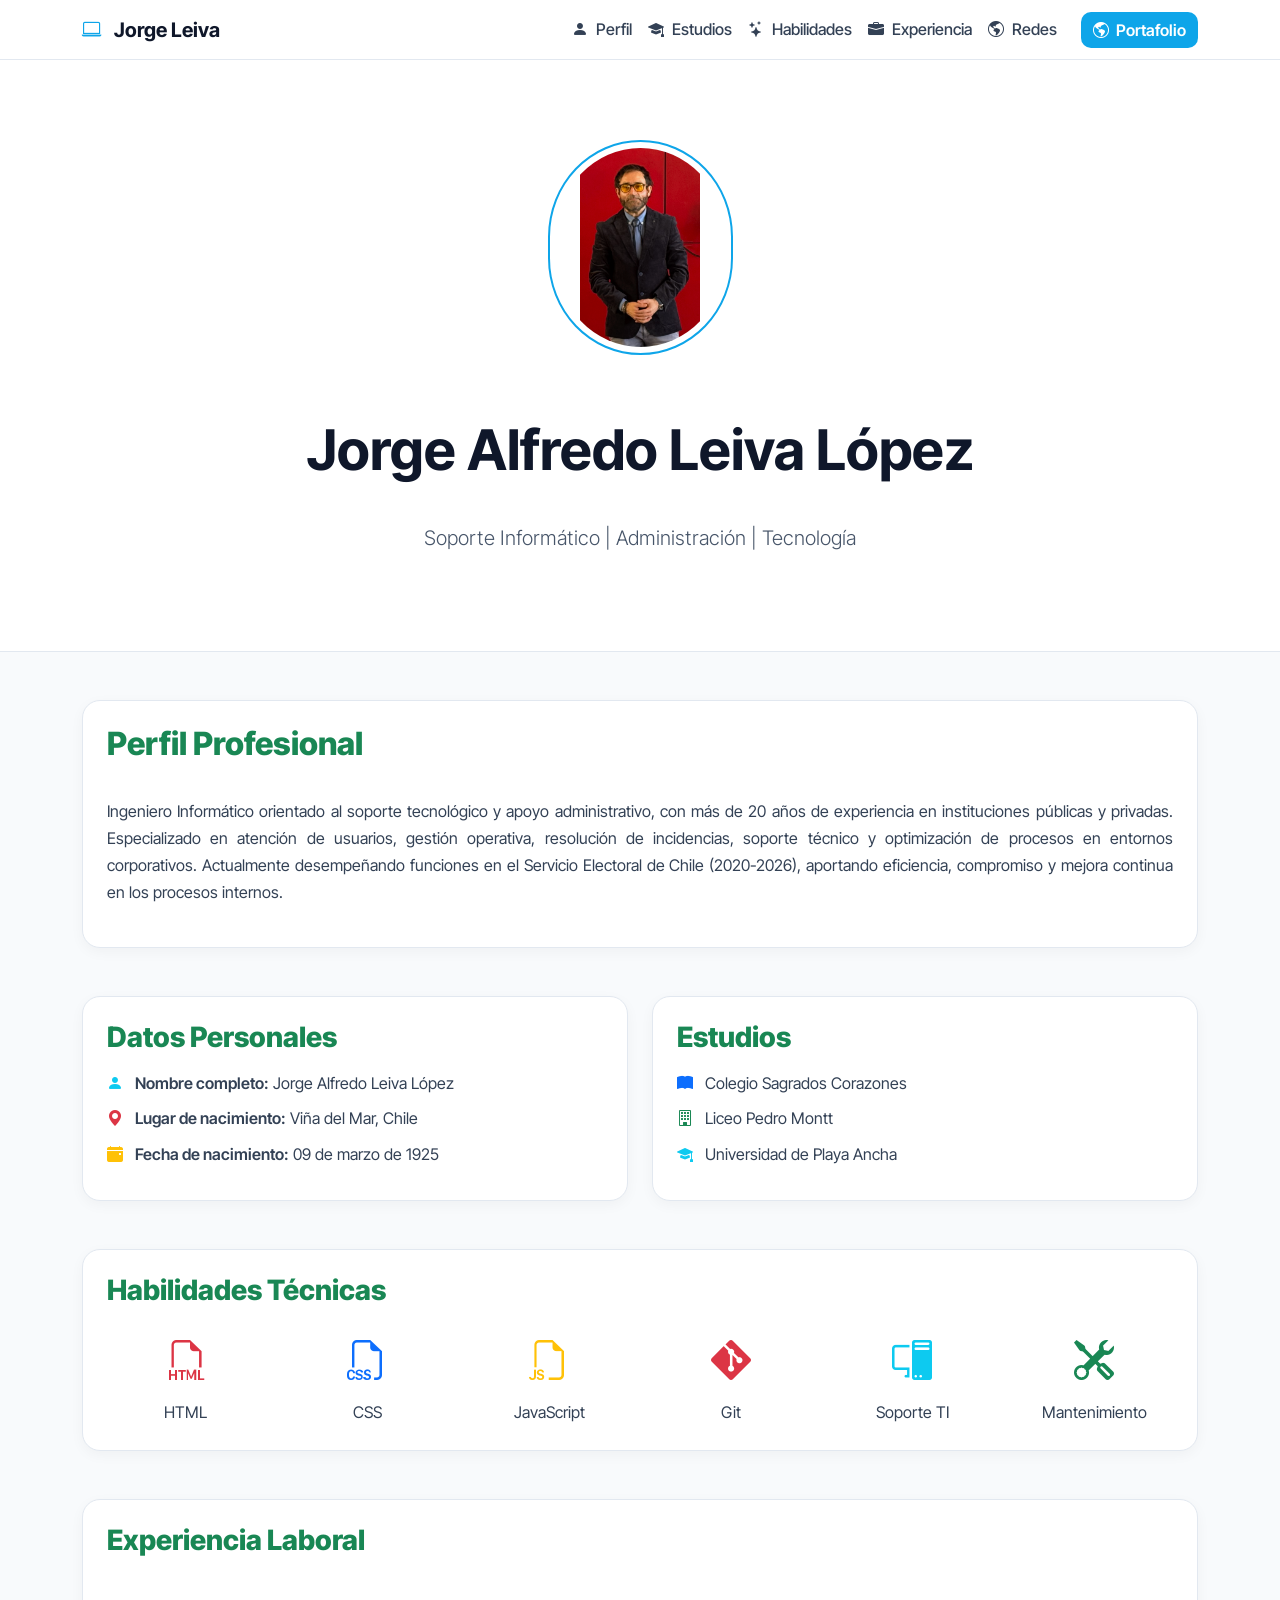
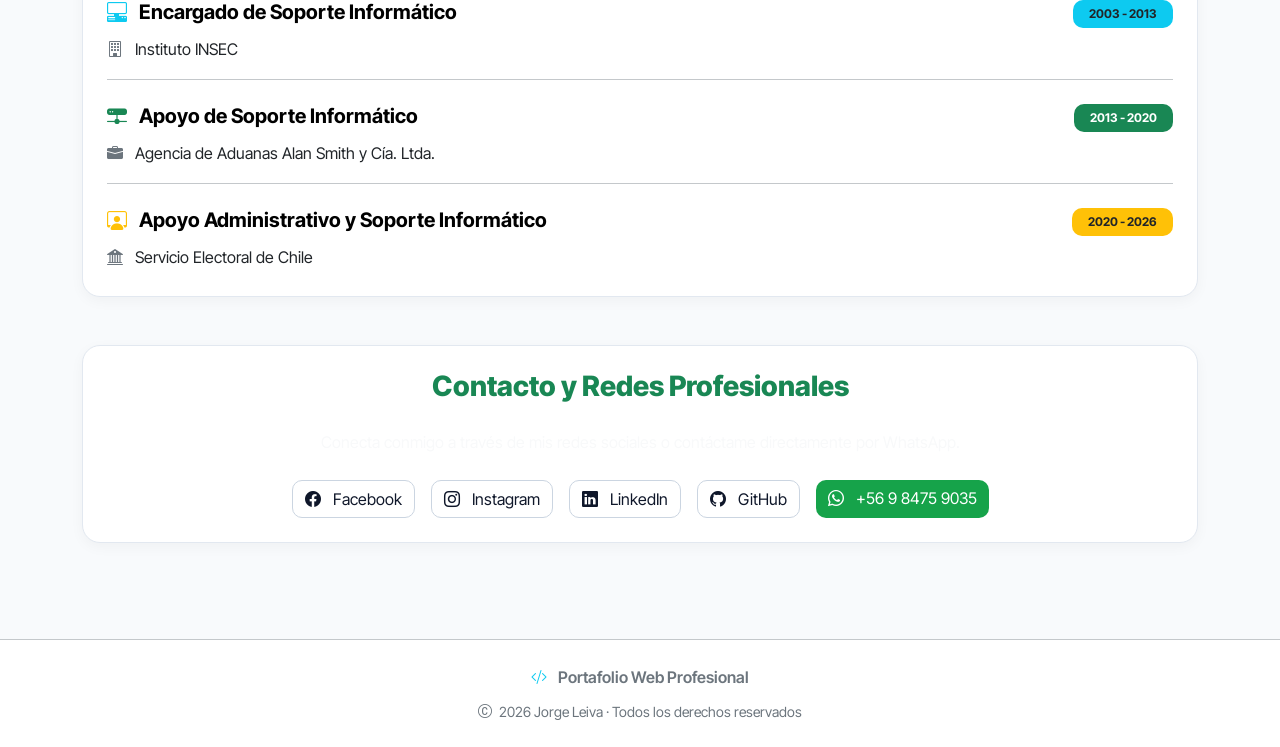
<file: index.html>
<!doctype html>
<html lang="es">
  <head>
    <meta charset="UTF-8" />
    <meta name="viewport" content="width=device-width, initial-scale=1.0" />
    <title>Curriculum Vitae | Jorge Leiva</title>

    <link
      rel="stylesheet"
      href="https://cdn.jsdelivr.net/npm/bootstrap-icons@1.11.3/font/bootstrap-icons.min.css"
    />
    <link
      href="https://cdn.jsdelivr.net/npm/bootstrap@5.3.8/dist/css/bootstrap.min.css"
      rel="stylesheet"
    />
    <link
      href="https://fonts.googleapis.com/css2?family=Inter+Tight:ital,wght@0,100..900;1,100..900&display=swap"
      rel="stylesheet"
    />
    <link rel="stylesheet" href="./assets/css/style.css" />
    <link rel="stylesheet" href="./assets/css/normalize.css" />

    <!-- ==================================================
         CAMBIO: Subtitulos ahora son VERDES en vez de azules
    ================================================== -->
    <style>
      .section-title {
        color: #198754 !important; /* Verde Bootstrap (success) */
      }
    </style>

  </head>

  <body>
    <!-- NAVBAR -->
    <nav class="navbar navbar-expand-lg navbar-dark bg-black sticky-top">
      <div class="container">
        <a class="navbar-brand fw-bold" href="#inicio">
          <i class="bi bi-laptop me-2 text-info"></i>
          Jorge Leiva
        </a>

        <button
          class="navbar-toggler"
          type="button"
          data-bs-toggle="collapse"
          data-bs-target="#menu"
        >
          <span class="navbar-toggler-icon"></span>
        </button>

        <div class="collapse navbar-collapse" id="menu">
          <ul class="navbar-nav ms-auto align-items-lg-center">
            <li class="nav-item">
              <a class="nav-link" href="#perfil">
                <i class="bi bi-person-fill me-1"></i> Perfil
              </a>
            </li>
            <li class="nav-item">
              <a class="nav-link" href="#estudios">
                <i class="bi bi-mortarboard-fill me-1"></i> Estudios
              </a>
            </li>
            <li class="nav-item">
              <a class="nav-link" href="#habilidades">
                <i class="bi bi-stars me-1"></i> Habilidades
              </a>
            </li>
            <li class="nav-item">
              <a class="nav-link" href="#experiencia">
                <i class="bi bi-briefcase-fill me-1"></i> Experiencia
              </a>
            </li>
            <li class="nav-item">
              <a class="nav-link" href="#redes">
                <i class="bi bi-globe-americas me-1"></i> Redes
              </a>
            </li>
            <li class="nav-item ms-lg-3">
              <a class="btn btn-info" href="portafolio.html">
                <i class="bi bi-globe-americas fs-6 me-1"></i> Portafolio
              </a>
            </li>
          </ul>
        </div>
      </div>
    </nav>

    <!-- HERO -->
    <header class="hero text-center">
      <div class="container">
        <img
          src="./assets/img/persona.png"
          class="perfil-img mb-4"
          alt="Foto Perfil"
        />
        <h1 class="display-4 fw-bold">Jorge Alfredo Leiva López</h1>
        <p class="lead text-light">
          Soporte Informático | Administración | Tecnología
        </p>
      </div>
    </header>

    <!-- PERFIL -->
    <section class="py-5" id="perfil">
      <div class="container">
        <div class="card card-custom p-4">
          <h2 class="section-title">Perfil Profesional</h2>
          <p class="mt-3 text-justify" style="text-align: justify">
            Ingeniero Informático orientado al soporte tecnológico y apoyo
            administrativo, con más de 20 años de experiencia en instituciones
            públicas y privadas. Especializado en atención de usuarios, gestión
            operativa, resolución de incidencias, soporte técnico y optimización
            de procesos en entornos corporativos. Actualmente desempeñando
            funciones en el Servicio Electoral de Chile (2020-2026), aportando
            eficiencia, compromiso y mejora continua en los procesos internos.
          </p>
        </div>
      </div>
    </section>

    <!-- DATOS -->
    <section class="pb-5">
      <div class="container">
        <div class="row g-4">
          <div class="col-md-6">
            <div class="card card-custom p-4 h-100">
              <h3 class="section-title mb-3">Datos Personales</h3>
              <ul class="list-unstyled mb-0">
                <li class="mb-2">
                  <i class="bi bi-person-fill me-2 text-info"></i>
                  <span class="fw-semibold">Nombre completo:</span>
                  Jorge Alfredo Leiva López
                </li>
                <li class="mb-2">
                  <i class="bi bi-geo-alt-fill me-2 text-danger"></i>
                  <span class="fw-semibold">Lugar de nacimiento:</span>
                  Viña del Mar, Chile
                </li>
                <li class="mb-2">
                  <i class="bi bi-calendar-event-fill me-2 text-warning"></i>
                  <span class="fw-semibold">Fecha de nacimiento:</span>
                  09 de marzo de 1925
                </li>
              </ul>
            </div>
          </div>

          <div class="col-md-6" id="estudios">
            <div class="card card-custom p-4 h-100">
              <h3 class="section-title mb-3">Estudios</h3>
              <ul class="list-unstyled mb-0">
                <li class="mb-2">
                  <i class="bi bi-book-fill me-2 text-primary"></i>
                  Colegio Sagrados Corazones
                </li>
                <li class="mb-2">
                  <i class="bi bi-building me-2 text-success"></i>
                  Liceo Pedro Montt
                </li>
                <li class="mb-2">
                  <i class="bi bi-mortarboard-fill me-2 text-info"></i>
                  Universidad de Playa Ancha
                </li>
              </ul>
            </div>
          </div>
        </div>
      </div>
    </section>

    <!-- Habilidades -->
    <section class="pb-5" id="habilidades">
      <div class="container">
        <div class="card card-custom p-4">
          <h3 class="section-title mb-4">Habilidades Técnicas</h3>
          <div class="row g-4 text-center">
            <div class="col-6 col-md-4 col-lg-2">
              <i class="bi bi-filetype-html fs-1 text-danger"></i>
              <p class="mt-2 mb-0">HTML</p>
            </div>
            <div class="col-6 col-md-4 col-lg-2">
              <i class="bi bi-filetype-css fs-1 text-primary"></i>
              <p class="mt-2 mb-0">CSS</p>
            </div>
            <div class="col-6 col-md-4 col-lg-2">
              <i class="bi bi-filetype-js fs-1 text-warning"></i>
              <p class="mt-2 mb-0">JavaScript</p>
            </div>
            <div class="col-6 col-md-4 col-lg-2">
              <i class="bi bi-git fs-1 text-danger"></i>
              <p class="mt-2 mb-0">Git</p>
            </div>
            <div class="col-6 col-md-4 col-lg-2">
              <i class="bi bi-pc-display fs-1 text-info"></i>
              <p class="mt-2 mb-0">Soporte TI</p>
            </div>
            <div class="col-6 col-md-4 col-lg-2">
              <i class="bi bi-tools fs-1 text-success"></i>
              <p class="mt-2 mb-0">Mantenimiento</p>
            </div>
          </div>
        </div>
      </div>
    </section>

    <!-- Experiencia -->
    <section class="pb-5" id="experiencia">
      <div class="container">
        <div class="card card-custom p-4">
          <h3 class="section-title">Experiencia Laboral</h3>
          <div class="mt-4">
            <div class="mb-4 pb-3 border-bottom border-secondary-subtle">
              <div class="d-flex justify-content-between flex-wrap gap-2">
                <h5 class="mb-1 fw-bold text-black">
                  <i class="bi bi-pc-display-horizontal me-2 text-info"></i>
                  Encargado de Soporte Informático
                </h5>
                <span class="badge bg-info text-dark px-3 py-2">2003 - 2013</span>
              </div>
              <p class="mb-0 text-dark mt-2">
                <i class="bi bi-building me-2 text-secondary"></i>
                Instituto INSEC
              </p>
            </div>

            <div class="mb-4 pb-3 border-bottom border-secondary-subtle">
              <div class="d-flex justify-content-between flex-wrap gap-2">
                <h5 class="mb-1 fw-bold text-black">
                  <i class="bi bi-hdd-network-fill me-2 text-success"></i>
                  Apoyo de Soporte Informático
                </h5>
                <span class="badge bg-success px-3 py-2">2013 - 2020</span>
              </div>
              <p class="mb-0 text-dark mt-2">
                <i class="bi bi-briefcase-fill me-2 text-secondary"></i>
                Agencia de Aduanas Alan Smith y Cía. Ltda.
              </p>
            </div>

            <div>
              <div class="d-flex justify-content-between flex-wrap gap-2">
                <h5 class="mb-1 fw-bold text-black">
                  <i class="bi bi-person-workspace me-2 text-warning"></i>
                  Apoyo Administrativo y Soporte Informático
                </h5>
                <span class="badge bg-warning text-dark px-3 py-2">2020 - 2026</span>
              </div>
              <p class="mb-0 text-dark mt-2">
                <i class="bi bi-bank2 me-2 text-secondary"></i>
                Servicio Electoral de Chile
              </p>
            </div>
          </div>
        </div>
      </div>
    </section>

    <!-- REDES -->
    <section class="pb-5" id="redes">
      <div class="container">
        <div class="card card-custom p-4 text-center">
          <h3 class="section-title">Contacto y Redes Profesionales</h3>
          <p class="text-light mt-2 mb-4">
            Conecta conmigo a través de mis redes sociales o contáctame
            directamente por WhatsApp.
          </p>
          <div class="d-flex justify-content-center flex-wrap gap-3">
            <a href="https://facebook.com" target="_blank" class="btn btn-outline-light">
              <i class="bi bi-facebook me-2"></i> Facebook
            </a>
            <a href="https://instagram.com" target="_blank" class="btn btn-outline-light">
              <i class="bi bi-instagram me-2"></i> Instagram
            </a>
            <a href="https://linkedin.com" target="_blank" class="btn btn-outline-light">
              <i class="bi bi-linkedin me-2"></i> LinkedIn
            </a>
            <a href="https://github.com" target="_blank" class="btn btn-outline-light">
              <i class="bi bi-github me-2"></i> GitHub
            </a>
            <a href="https://wa.me/56984759035" target="_blank" class="btn btn-success">
              <i class="bi bi-whatsapp me-2"></i> +56 9 8475 9035
            </a>
          </div>
        </div>
      </div>
    </section>

    <!-- Footer -->
    <footer class="text-center py-4 border-top border-secondary-subtle mt-5">
      <div class="container">
        <p class="mb-2 text-secondary fw-semibold">
          <i class="bi bi-code-slash text-info me-2"></i>
          Portafolio Web Profesional
        </p>
        <p class="mb-0 text-secondary small">
          <i class="bi bi-c-circle me-1"></i>
          2026 Jorge Leiva · Todos los derechos reservados
        </p>
      </div>
    </footer>

    <script src="https://cdn.jsdelivr.net/npm/bootstrap@5.3.8/dist/js/bootstrap.bundle.min.js"></script>
  </body>
</html>
</file>
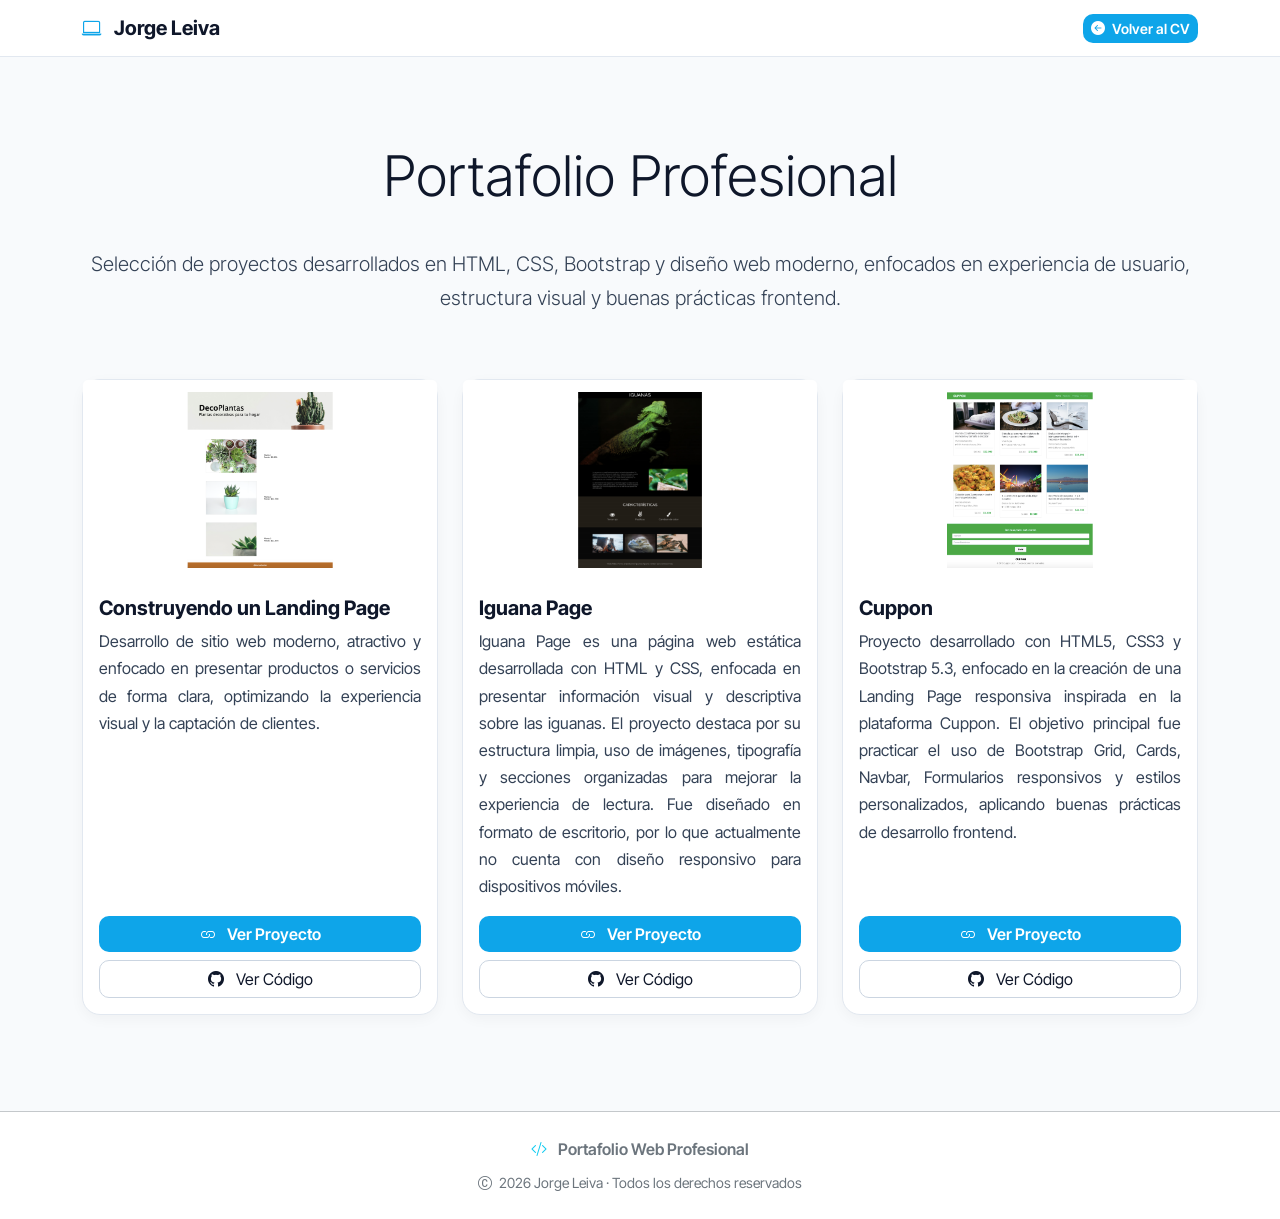
<file: portafolio.html>
<!-- =========================
portafolio.html
========================= -->
<!doctype html>
<html lang="es">
  <head>
    <meta charset="UTF-8" />
    <meta name="viewport" content="width=device-width, initial-scale=1.0" />
    <title>Portafolio | Jorge Leiva</title>
    <!-- Bootstrap 5.3.8 -->
    <link
      href="https://cdn.jsdelivr.net/npm/bootstrap@5.3.8/dist/css/bootstrap.min.css"
      rel="stylesheet"
    />
    <!-- Fuente Google Fonts: Inter Tight -->
    <link
      href="https://fonts.googleapis.com/css2?family=Inter+Tight:ital,wght@0,100..900;1,100..900&display=swap"
      rel="stylesheet"
    />
    <!-- Favicon -->
    <link
      rel="stylesheet"
      href="https://cdn.jsdelivr.net/npm/bootstrap-icons@1.11.3/font/bootstrap-icons.min.css"
    />

    <!-- Hoja de estilos CSS -->
    <link rel="stylesheet" href="./assets/css/style.css" />

    <!-- Normalize CSS -->
    <link rel="stylesheet" href="./assets/css/normalize.css" />
  </head>

  <body>
    <!-- NAV -->
    <nav class="navbar navbar-expand-lg navbar-dark bg-black sticky-top">
      <div class="container">
        <a class="navbar-brand fw-bold" href="index.html">
          <i class="bi bi-laptop me-2 text-info"></i>
          Jorge Leiva
        </a>

        <div class="ms-auto">
          <a href="index.html" class="btn btn-info btn-sm">
            <i class="bi bi-arrow-left-circle-fill me-1"></i>
            Volver al CV
          </a>
        </div>
      </div>
    </nav>

    <!-- Header -->
    <header class="text-center py-5">
      <div class="container">
        <h1 class="display-4 hero-title">Portafolio Profesional</h1>

        <p class="lead hero-subtitle mt-3">
          Selección de proyectos desarrollados en HTML, CSS, Bootstrap y diseño
          web moderno, enfocados en experiencia de usuario, estructura visual y
          buenas prácticas frontend.
        </p>
      </div>
    </header>

    <!-- Proyectos -->
    <section class="pb-5">
      <div class="container">
        <div class="row g-4">
          <div class="col-md-4">
            <div class="card card-custom h-100">
              <img
                src="./assets/img/landing-page.png"
                class="card-img-top w-100"
                alt="Construyendo un landing page"
                style="height: 200px; object-fit: contain; background: #ffffff"
              />

              <div class="card-body d-flex flex-column">
                <h5>Construyendo un Landing Page</h5>

                <p class="text-justify" style="text-align: justify">
                  Desarrollo de sitio web moderno, atractivo y enfocado en
                  presentar productos o servicios de forma clara, optimizando la
                  experiencia visual y la captación de clientes.
                </p>

                <div class="mt-auto d-grid gap-2">
                  <a
                    href="https://jleival.github.io/desafio-2-construyendo-un-landing_page/"
                    target="_blank"
                    class="btn btn-info"
                  >
                    <i class="bi bi-link me-2"></i>
                    Ver Proyecto
                  </a>

                  <a
                    href="https://github.com/jleival/desafio-2-construyendo-un-landing_page"
                    target="_blank"
                    class="btn btn-outline-light"
                  >
                    <i class="bi bi-github me-2"></i>
                    Ver Código
                  </a>
                </div>
              </div>
            </div>
          </div>

          <div class="col-md-4">
            <div class="card card-custom h-100">
              <img
                src="./assets/img/iguana-page.png"
                class="card-img-top w-100"
                alt="Iguana Page"
                style="height: 200px; object-fit: contain; background: #ffffff"
              />

              <div class="card-body d-flex flex-column">
                <h5>Iguana Page</h5>

                <p class="text-justify" style="text-align: justify">
                  Iguana Page es una página web estática desarrollada con HTML y
                  CSS, enfocada en presentar información visual y descriptiva
                  sobre las iguanas. El proyecto destaca por su estructura
                  limpia, uso de imágenes, tipografía y secciones organizadas
                  para mejorar la experiencia de lectura. Fue diseñado en
                  formato de escritorio, por lo que actualmente no cuenta con
                  diseño responsivo para dispositivos móviles.
                </p>

                <div class="mt-auto d-grid gap-2">
                  <a
                    href="https://jleival.github.io/desafio-3-iguana-page/"
                    target="_blank"
                    class="btn btn-info"
                  >
                    <i class="bi bi-link me-2"></i>
                    Ver Proyecto
                  </a>

                  <a
                    href="https://github.com/jleival/desafio-3-iguana-page/"
                    target="_blank"
                    class="btn btn-outline-light"
                  >
                    <i class="bi bi-github me-2"></i>
                    Ver Código
                  </a>
                </div>
              </div>
            </div>
          </div>

          <div class="col-md-4">
            <div class="card card-custom h-100">
              <img
                src="./assets/img/cuppon.png"
                class="card-img-top w-100"
                alt="Cuppon"
                style="height: 200px; object-fit: contain; background: #ffffff"
              />

              <div class="card-body d-flex flex-column">
                <h5>Cuppon</h5>

                <p class="text-justify" style="text-align: justify">
                  Proyecto desarrollado con HTML5, CSS3 y Bootstrap 5.3,
                  enfocado en la creación de una Landing Page responsiva
                  inspirada en la plataforma Cuppon. El objetivo principal fue
                  practicar el uso de Bootstrap Grid, Cards, Navbar, Formularios
                  responsivos y estilos personalizados, aplicando buenas
                  prácticas de desarrollo frontend.
                </p>

                <div class="mt-auto d-grid gap-2">
                  <a
                    href="https://jleival.github.io/desafio-4-cuppon/"
                    target="_blank"
                    class="btn btn-info"
                  >
                    <i class="bi bi-link me-2"></i>
                    Ver Proyecto
                  </a>

                  <a
                    href="https://github.com/jleival/desafio-4-cuppon"
                    target="_blank"
                    class="btn btn-outline-light"
                  >
                    <i class="bi bi-github me-2"></i>
                    Ver Código
                  </a>
                </div>
              </div>
            </div>
          </div>
        </div>
      </div>
    </section>

    <!-- Footer -->
    <footer class="text-center py-4 border-top border-secondary-subtle mt-5">
      <div class="container">
        <p class="mb-2 text-secondary fw-semibold">
          <i class="bi bi-code-slash text-info me-2"></i>
          Portafolio Web Profesional
        </p>

        <p class="mb-0 text-secondary small">
          <i class="bi bi-c-circle me-1"></i>
          2026 Jorge Leiva · Todos los derechos reservados
        </p>
      </div>
    </footer>
  </body>
</html>
</file>
<file: assets/css/style.css>
/* =========================================
CSS index + portafolio
========================================= */

/* ===== Global ===== */

body {
  background: #f8fafc;
  color: #0f172a;
  font-family: "Inter Tight", sans-serif;
}

[id] {
  scroll-margin-top: 95px;
}

h1,
h2,
h3,
h4,
h5 {
  color: #0f172a;
  font-weight: 700;
}

p,
li {
  color: #334155;
  line-height: 1.7;
}

a {
  text-decoration: none;
}

/* ===== Navbar ===== */

.navbar {
  background: #ffffff !important;
  border-bottom: 1px solid #e2e8f0;
}

.navbar-brand {
  font-weight: 800;
  color: #0f172a !important;
}

.navbar-brand i {
  color: #0ea5e9 !important;
}

.navbar .nav-link {
  color: #334155 !important;
  font-weight: 500;
}

.navbar .nav-link:hover {
  color: #0ea5e9 !important;
}

.navbar-toggler {
  border-color: #cbd5e1;
}

.navbar-toggler-icon {
  filter: brightness(0);
}

/* ===== Hero ===== */

.hero {
  background: #ffffff;
  padding: 80px 0;
  border-bottom: 1px solid #e2e8f0;
}

.hero .lead {
  color: #475569 !important;
}

/* ===== Imagen Perfil ===== */

.perfil-img {
  width: 185px;
  height: 215px;
  object-fit: contain;
  border-radius: 50% / 45%;
  background: white;
  border: 2px solid #0ea5e9;
  padding: 6px;
}

/* ===== Títulos ===== */

.section-title {
  color: #0ea5e9;
  font-weight: 800;
  margin-bottom: 18px;
}

/* ===== Cards ===== */

.card-custom {
  background: #ffffff;
  border: 1px solid #e2e8f0;
  border-radius: 18px;
  box-shadow: 0 4px 14px rgba(0, 0, 0, 0.04);
}

.card-custom img {
  height: 210px;
  object-fit: contain;
  background: #f8fafc;
  padding: 12px;
}

/* ===== Botones ===== */

.btn-info {
  background: #0ea5e9 !important;
  border: none !important;
  color: white !important;
  font-weight: 600;
  border-radius: 10px;
}

.btn-info:hover {
  background: #0284c7 !important;
}

.btn-outline-light {
  background: white;
  color: #0f172a !important;
  border: 1px solid #cbd5e1;
  border-radius: 10px;
}

.btn-outline-light:hover {
  background: #0ea5e9;
  color: white !important;
}

.btn-success {
  background: #16a34a;
  border: none;
  border-radius: 10px;
}

/* ===== Badges ===== */

.badge {
  border-radius: 10px;
  padding: 8px 14px;
}

/* ===== Footer ===== */

footer {
  background: #ffffff;
  border-top: 1px solid #e2e8f0;
  color: #64748b;
}
</file>
